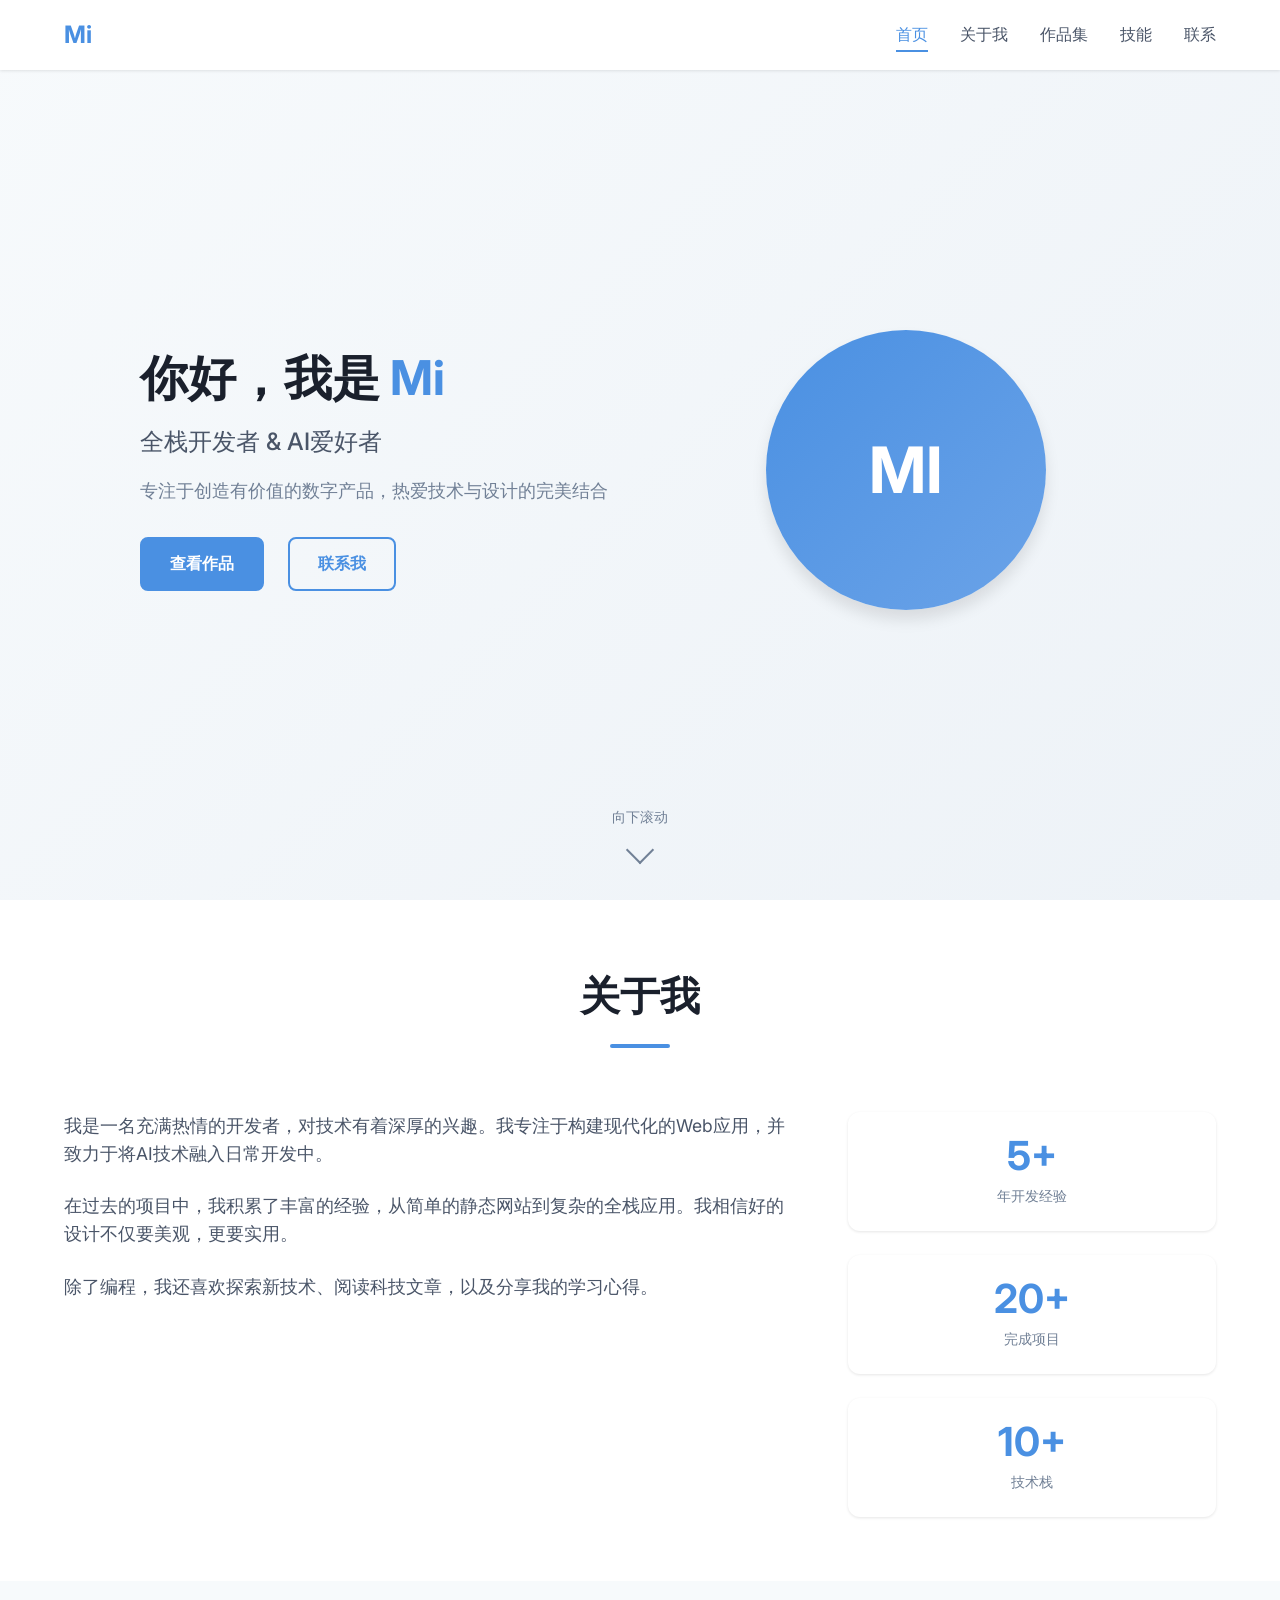
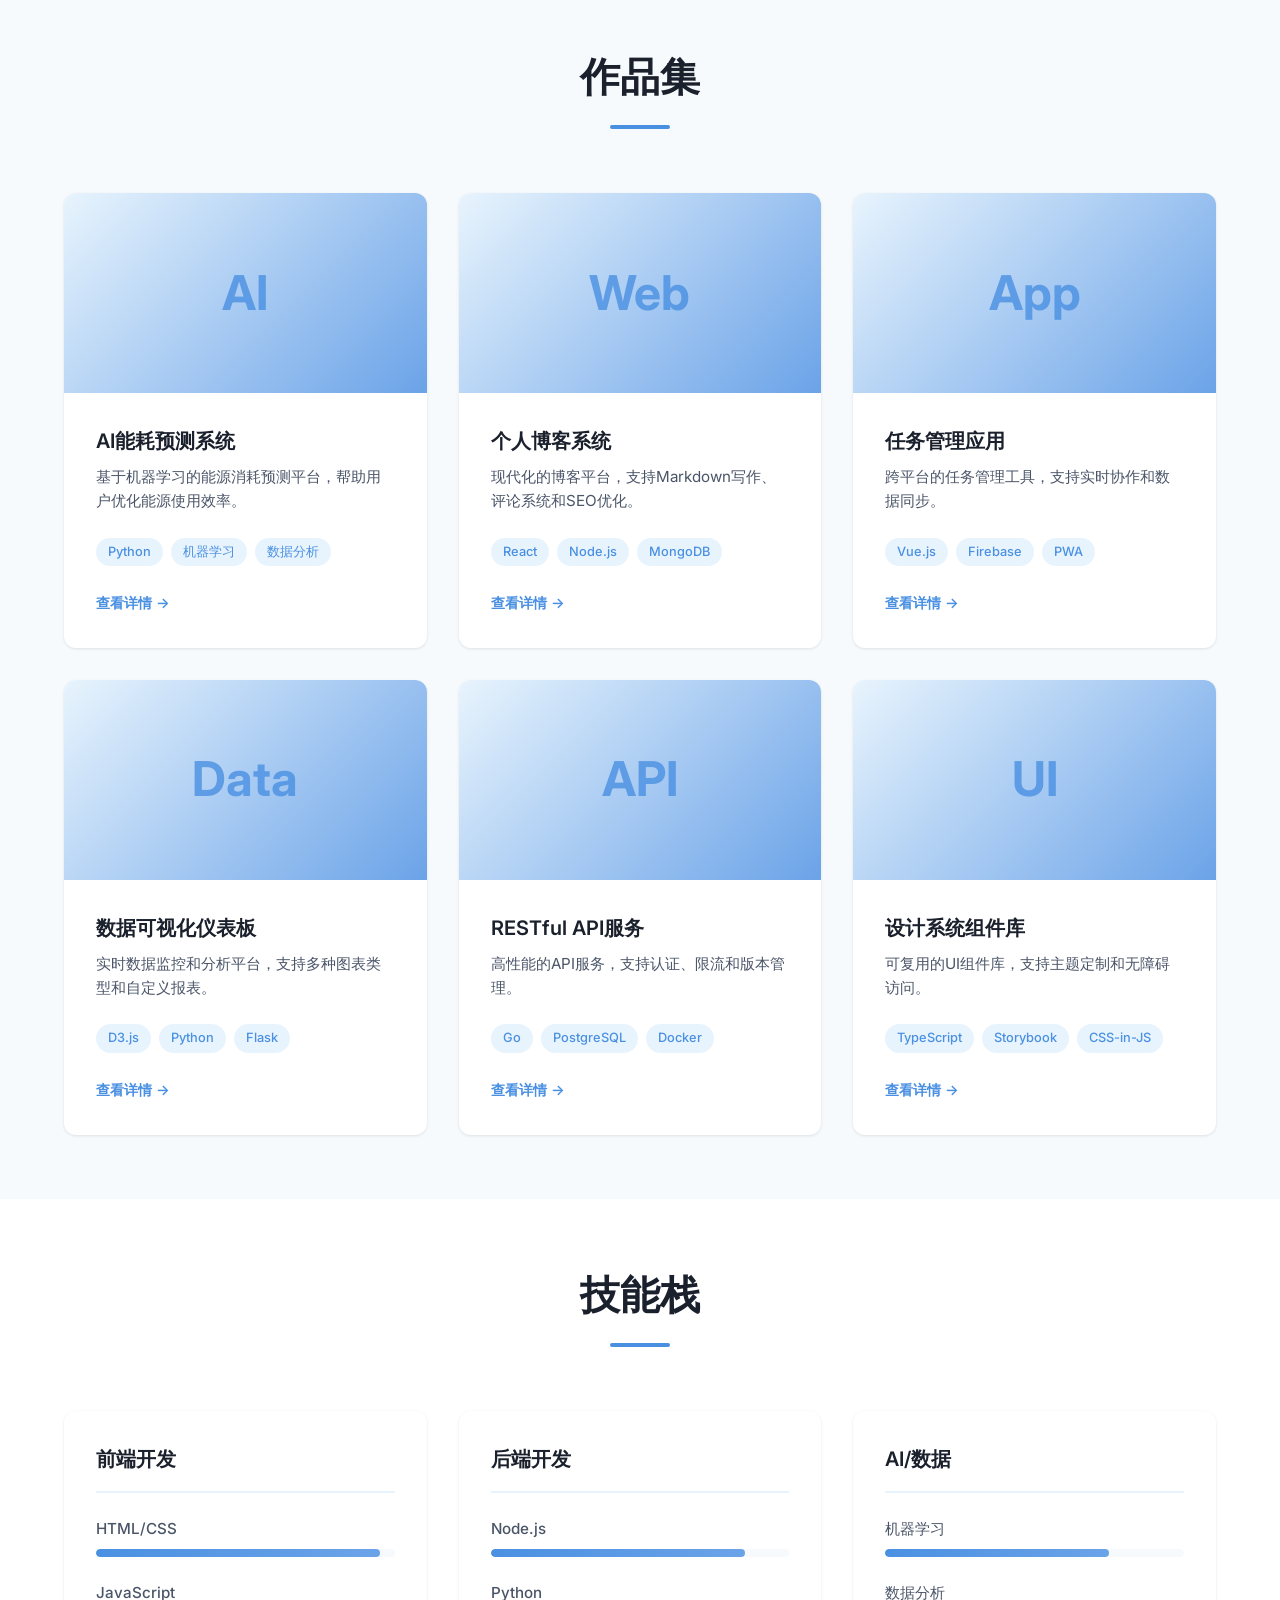
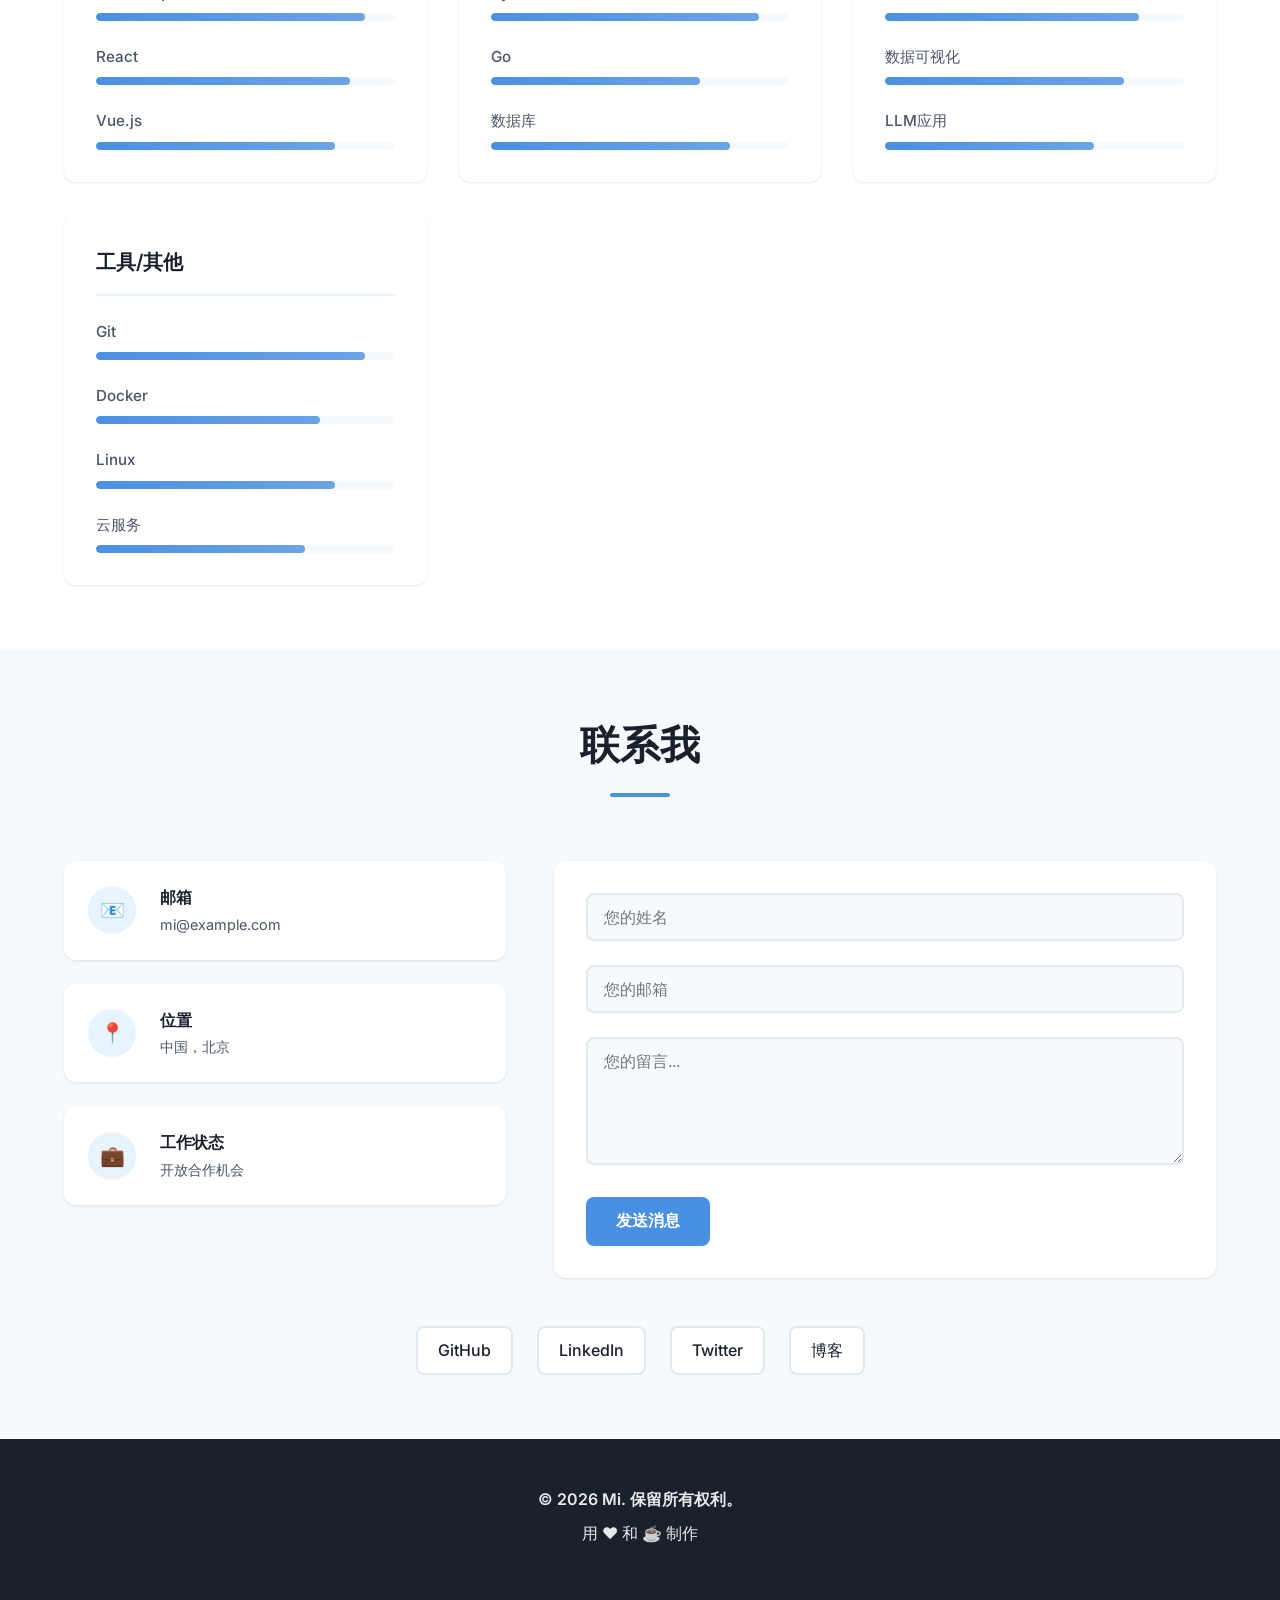
<file: index.html>
<!DOCTYPE html>
<html lang="zh-CN">
<head>
    <meta charset="UTF-8">
    <meta name="viewport" content="width=device-width, initial-scale=1.0">
    <title>个人主页 | Personal Portfolio</title>
    <link rel="stylesheet" href="style.css">
    <link rel="preconnect" href="https://fonts.googleapis.com">
    <link rel="preconnect" href="https://fonts.gstatic.com" crossorigin>
    <link href="https://fonts.googleapis.com/css2?family=Inter:wght@300;400;500;600;700&display=swap" rel="stylesheet">
</head>
<body>
    <!-- 导航栏 -->
    <nav class="navbar">
        <div class="nav-container">
            <a href="index.html" class="nav-logo">Mi</a>
            <div class="nav-links">
                <a href="#home" class="nav-link active">首页</a>
                <a href="about.html" class="nav-link">关于我</a>
                <a href="#portfolio" class="nav-link">作品集</a>
                <a href="#skills" class="nav-link">技能</a>
                <a href="#contact" class="nav-link">联系</a>
            </div>
            <div class="nav-toggle">
                <span></span>
                <span></span>
                <span></span>
            </div>
        </div>
    </nav>

    <!-- 首页/英雄区域 -->
    <section id="home" class="hero-section">
        <div class="hero-content">
            <div class="hero-text">
                <h1 class="hero-title">你好，我是 <span class="highlight">Mi</span></h1>
                <p class="hero-subtitle">全栈开发者 & AI爱好者</p>
                <p class="hero-description">专注于创造有价值的数字产品，热爱技术与设计的完美结合</p>
                <div class="hero-buttons">
                    <a href="#portfolio" class="btn btn-primary">查看作品</a>
                    <a href="#contact" class="btn btn-secondary">联系我</a>
                </div>
            </div>
            <div class="hero-image">
                <div class="profile-placeholder">
                    <span>MI</span>
                </div>
            </div>
        </div>
        <div class="scroll-indicator">
            <span>向下滚动</span>
            <div class="scroll-arrow"></div>
        </div>
    </section>

    <!-- 关于我 -->
    <section id="about" class="section about-section">
        <div class="container">
            <div class="section-header">
                <h2 class="section-title">关于我</h2>
                <div class="section-line"></div>
            </div>
            <div class="about-content">
                <div class="about-text">
                    <p>我是一名充满热情的开发者，对技术有着深厚的兴趣。我专注于构建现代化的Web应用，并致力于将AI技术融入日常开发中。</p>
                    <p>在过去的项目中，我积累了丰富的经验，从简单的静态网站到复杂的全栈应用。我相信好的设计不仅要美观，更要实用。</p>
                    <p>除了编程，我还喜欢探索新技术、阅读科技文章，以及分享我的学习心得。</p>
                </div>
                <div class="about-stats">
                    <div class="stat-item">
                        <div class="stat-number">5+</div>
                        <div class="stat-label">年开发经验</div>
                    </div>
                    <div class="stat-item">
                        <div class="stat-number">20+</div>
                        <div class="stat-label">完成项目</div>
                    </div>
                    <div class="stat-item">
                        <div class="stat-number">10+</div>
                        <div class="stat-label">技术栈</div>
                    </div>
                </div>
            </div>
        </div>
    </section>

    <!-- 作品集 -->
    <section id="portfolio" class="section portfolio-section">
        <div class="container">
            <div class="section-header">
                <h2 class="section-title">作品集</h2>
                <div class="section-line"></div>
            </div>
            <div class="portfolio-grid">
                <!-- 项目卡片 1 -->
                <div class="portfolio-card">
                    <div class="portfolio-image">
                        <div class="portfolio-placeholder">AI</div>
                    </div>
                    <div class="portfolio-content">
                        <h3 class="portfolio-title">AI能耗预测系统</h3>
                        <p class="portfolio-description">基于机器学习的能源消耗预测平台，帮助用户优化能源使用效率。</p>
                        <div class="portfolio-tags">
                            <span class="tag">Python</span>
                            <span class="tag">机器学习</span>
                            <span class="tag">数据分析</span>
                        </div>
                        <div class="portfolio-links">
                            <a href="#" class="portfolio-link">查看详情 →</a>
                        </div>
                    </div>
                </div>

                <!-- 项目卡片 2 -->
                <div class="portfolio-card">
                    <div class="portfolio-image">
                        <div class="portfolio-placeholder">Web</div>
                    </div>
                    <div class="portfolio-content">
                        <h3 class="portfolio-title">个人博客系统</h3>
                        <p class="portfolio-description">现代化的博客平台，支持Markdown写作、评论系统和SEO优化。</p>
                        <div class="portfolio-tags">
                            <span class="tag">React</span>
                            <span class="tag">Node.js</span>
                            <span class="tag">MongoDB</span>
                        </div>
                        <div class="portfolio-links">
                            <a href="#" class="portfolio-link">查看详情 →</a>
                        </div>
                    </div>
                </div>

                <!-- 项目卡片 3 -->
                <div class="portfolio-card">
                    <div class="portfolio-image">
                        <div class="portfolio-placeholder">App</div>
                    </div>
                    <div class="portfolio-content">
                        <h3 class="portfolio-title">任务管理应用</h3>
                        <p class="portfolio-description">跨平台的任务管理工具，支持实时协作和数据同步。</p>
                        <div class="portfolio-tags">
                            <span class="tag">Vue.js</span>
                            <span class="tag">Firebase</span>
                            <span class="tag">PWA</span>
                        </div>
                        <div class="portfolio-links">
                            <a href="#" class="portfolio-link">查看详情 →</a>
                        </div>
                    </div>
                </div>

                <!-- 项目卡片 4 -->
                <div class="portfolio-card">
                    <div class="portfolio-image">
                        <div class="portfolio-placeholder">Data</div>
                    </div>
                    <div class="portfolio-content">
                        <h3 class="portfolio-title">数据可视化仪表板</h3>
                        <p class="portfolio-description">实时数据监控和分析平台，支持多种图表类型和自定义报表。</p>
                        <div class="portfolio-tags">
                            <span class="tag">D3.js</span>
                            <span class="tag">Python</span>
                            <span class="tag">Flask</span>
                        </div>
                        <div class="portfolio-links">
                            <a href="#" class="portfolio-link">查看详情 →</a>
                        </div>
                    </div>
                </div>

                <!-- 项目卡片 5 -->
                <div class="portfolio-card">
                    <div class="portfolio-image">
                        <div class="portfolio-placeholder">API</div>
                    </div>
                    <div class="portfolio-content">
                        <h3 class="portfolio-title">RESTful API服务</h3>
                        <p class="portfolio-description">高性能的API服务，支持认证、限流和版本管理。</p>
                        <div class="portfolio-tags">
                            <span class="tag">Go</span>
                            <span class="tag">PostgreSQL</span>
                            <span class="tag">Docker</span>
                        </div>
                        <div class="portfolio-links">
                            <a href="#" class="portfolio-link">查看详情 →</a>
                        </div>
                    </div>
                </div>

                <!-- 项目卡片 6 -->
                <div class="portfolio-card">
                    <div class="portfolio-image">
                        <div class="portfolio-placeholder">UI</div>
                    </div>
                    <div class="portfolio-content">
                        <h3 class="portfolio-title">设计系统组件库</h3>
                        <p class="portfolio-description">可复用的UI组件库，支持主题定制和无障碍访问。</p>
                        <div class="portfolio-tags">
                            <span class="tag">TypeScript</span>
                            <span class="tag">Storybook</span>
                            <span class="tag">CSS-in-JS</span>
                        </div>
                        <div class="portfolio-links">
                            <a href="#" class="portfolio-link">查看详情 →</a>
                        </div>
                    </div>
                </div>
            </div>
        </div>
    </section>

    <!-- 技能 -->
    <section id="skills" class="section skills-section">
        <div class="container">
            <div class="section-header">
                <h2 class="section-title">技能栈</h2>
                <div class="section-line"></div>
            </div>
            <div class="skills-grid">
                <div class="skill-category">
                    <h3 class="skill-category-title">前端开发</h3>
                    <div class="skill-items">
                        <div class="skill-item">
                            <span class="skill-name">HTML/CSS</span>
                            <div class="skill-bar"><div class="skill-progress" style="width: 95%"></div></div>
                        </div>
                        <div class="skill-item">
                            <span class="skill-name">JavaScript</span>
                            <div class="skill-bar"><div class="skill-progress" style="width: 90%"></div></div>
                        </div>
                        <div class="skill-item">
                            <span class="skill-name">React</span>
                            <div class="skill-bar"><div class="skill-progress" style="width: 85%"></div></div>
                        </div>
                        <div class="skill-item">
                            <span class="skill-name">Vue.js</span>
                            <div class="skill-bar"><div class="skill-progress" style="width: 80%"></div></div>
                        </div>
                    </div>
                </div>

                <div class="skill-category">
                    <h3 class="skill-category-title">后端开发</h3>
                    <div class="skill-items">
                        <div class="skill-item">
                            <span class="skill-name">Node.js</span>
                            <div class="skill-bar"><div class="skill-progress" style="width: 85%"></div></div>
                        </div>
                        <div class="skill-item">
                            <span class="skill-name">Python</span>
                            <div class="skill-bar"><div class="skill-progress" style="width: 90%"></div></div>
                        </div>
                        <div class="skill-item">
                            <span class="skill-name">Go</span>
                            <div class="skill-bar"><div class="skill-progress" style="width: 70%"></div></div>
                        </div>
                        <div class="skill-item">
                            <span class="skill-name">数据库</span>
                            <div class="skill-bar"><div class="skill-progress" style="width: 80%"></div></div>
                        </div>
                    </div>
                </div>

                <div class="skill-category">
                    <h3 class="skill-category-title">AI/数据</h3>
                    <div class="skill-items">
                        <div class="skill-item">
                            <span class="skill-name">机器学习</span>
                            <div class="skill-bar"><div class="skill-progress" style="width: 75%"></div></div>
                        </div>
                        <div class="skill-item">
                            <span class="skill-name">数据分析</span>
                            <div class="skill-bar"><div class="skill-progress" style="width: 85%"></div></div>
                        </div>
                        <div class="skill-item">
                            <span class="skill-name">数据可视化</span>
                            <div class="skill-bar"><div class="skill-progress" style="width: 80%"></div></div>
                        </div>
                        <div class="skill-item">
                            <span class="skill-name">LLM应用</span>
                            <div class="skill-bar"><div class="skill-progress" style="width: 70%"></div></div>
                        </div>
                    </div>
                </div>

                <div class="skill-category">
                    <h3 class="skill-category-title">工具/其他</h3>
                    <div class="skill-items">
                        <div class="skill-item">
                            <span class="skill-name">Git</span>
                            <div class="skill-bar"><div class="skill-progress" style="width: 90%"></div></div>
                        </div>
                        <div class="skill-item">
                            <span class="skill-name">Docker</span>
                            <div class="skill-bar"><div class="skill-progress" style="width: 75%"></div></div>
                        </div>
                        <div class="skill-item">
                            <span class="skill-name">Linux</span>
                            <div class="skill-bar"><div class="skill-progress" style="width: 80%"></div></div>
                        </div>
                        <div class="skill-item">
                            <span class="skill-name">云服务</span>
                            <div class="skill-bar"><div class="skill-progress" style="width: 70%"></div></div>
                        </div>
                    </div>
                </div>
            </div>
        </div>
    </section>

    <!-- 联系方式 -->
    <section id="contact" class="section contact-section">
        <div class="container">
            <div class="section-header">
                <h2 class="section-title">联系我</h2>
                <div class="section-line"></div>
            </div>
            <div class="contact-content">
                <div class="contact-info">
                    <div class="contact-item">
                        <div class="contact-icon">📧</div>
                        <div class="contact-details">
                            <h4>邮箱</h4>
                            <p>mi@example.com</p>
                        </div>
                    </div>
                    <div class="contact-item">
                        <div class="contact-icon">📍</div>
                        <div class="contact-details">
                            <h4>位置</h4>
                            <p>中国，北京</p>
                        </div>
                    </div>
                    <div class="contact-item">
                        <div class="contact-icon">💼</div>
                        <div class="contact-details">
                            <h4>工作状态</h4>
                            <p>开放合作机会</p>
                        </div>
                    </div>
                </div>

                <div class="contact-form">
                    <form id="contactForm">
                        <div class="form-group">
                            <input type="text" id="name" name="name" placeholder="您的姓名" required>
                        </div>
                        <div class="form-group">
                            <input type="email" id="email" name="email" placeholder="您的邮箱" required>
                        </div>
                        <div class="form-group">
                            <textarea id="message" name="message" placeholder="您的留言..." rows="5" required></textarea>
                        </div>
                        <button type="submit" class="btn btn-primary">发送消息</button>
                    </form>
                </div>
            </div>

            <div class="social-links">
                <a href="#" class="social-link" title="GitHub">GitHub</a>
                <a href="#" class="social-link" title="LinkedIn">LinkedIn</a>
                <a href="#" class="social-link" title="Twitter">Twitter</a>
                <a href="#" class="social-link" title="Blog">博客</a>
            </div>
        </div>
    </section>

    <!-- 页脚 -->
    <footer class="footer">
        <div class="container">
            <p>&copy; 2026 Mi. 保留所有权利。</p>
            <p>用 ❤️ 和 ☕ 制作</p>
        </div>
    </footer>

    <script src="script.js"></script>
</body>
</html>
</file>
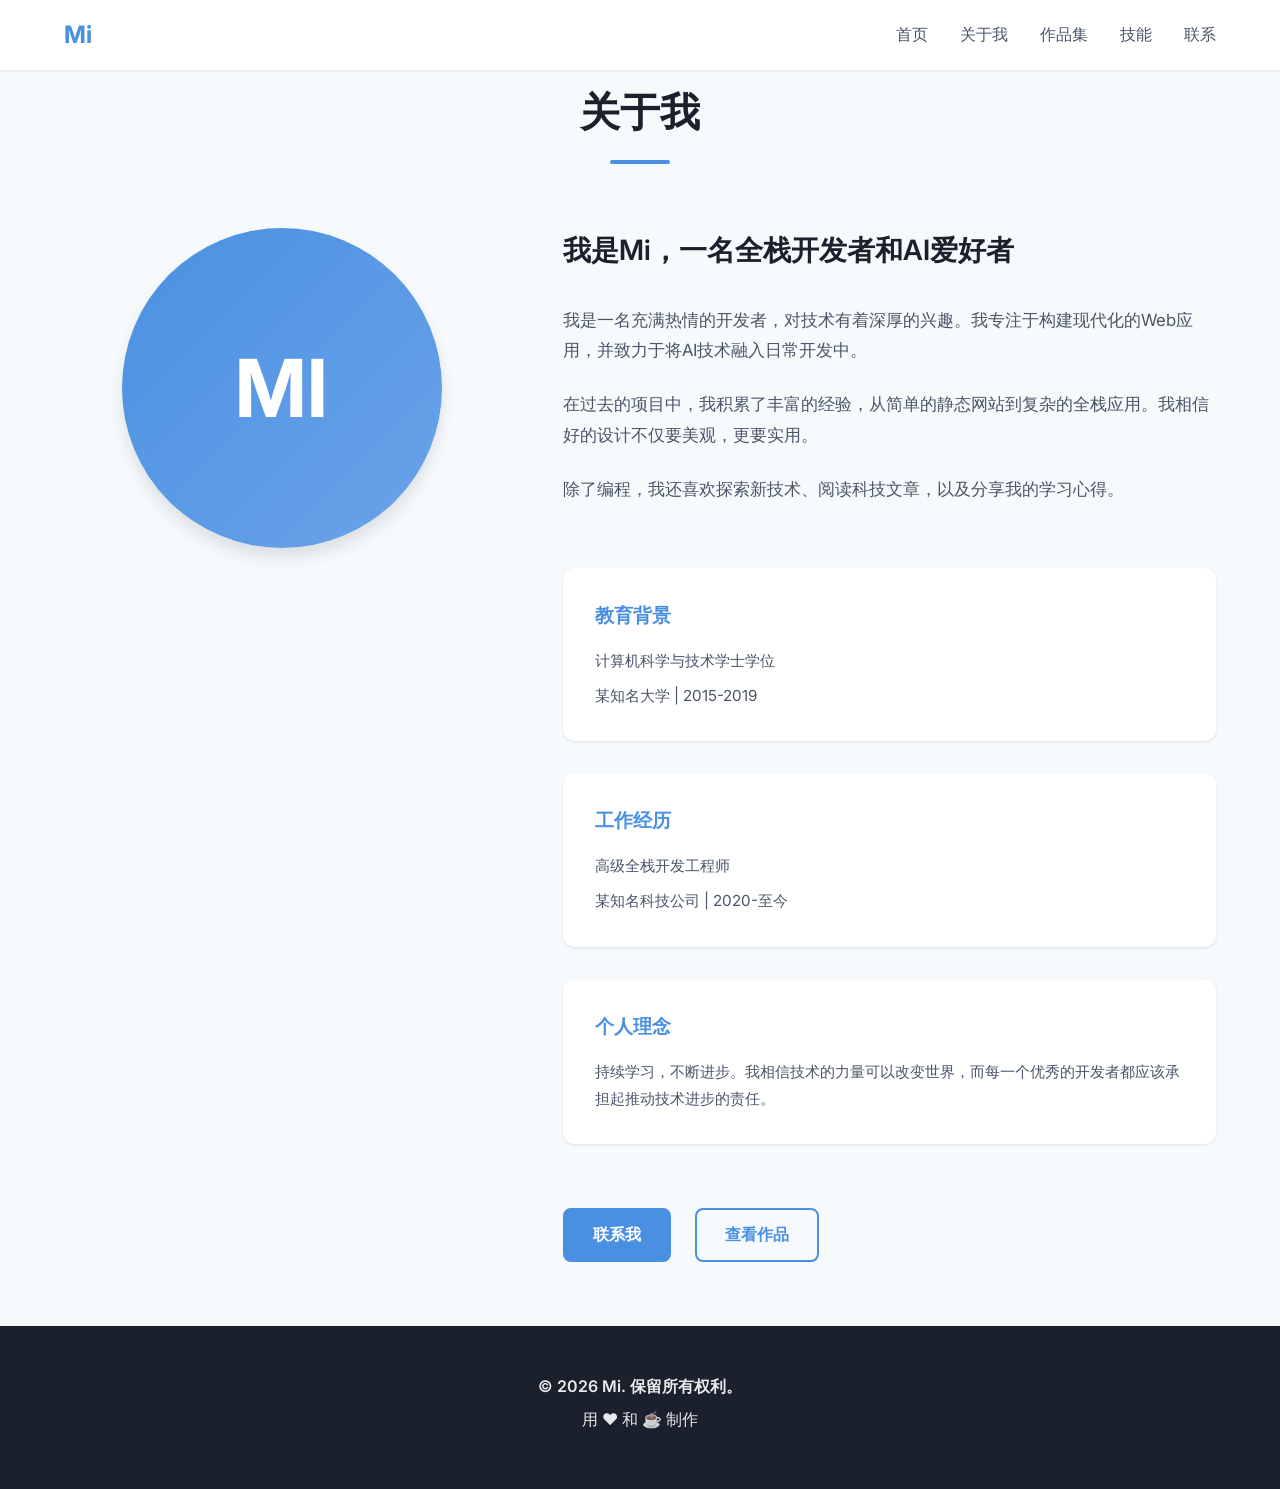
<file: about.html>
<!DOCTYPE html>
<html lang="zh-CN">
<head>
    <meta charset="UTF-8">
    <meta name="viewport" content="width=device-width, initial-scale=1.0">
    <title>关于我 | Mi的个人网站</title>
    <link rel="stylesheet" href="style.css">
    <link rel="preconnect" href="https://fonts.googleapis.com">
    <link rel="preconnect" href="https://fonts.gstatic.com" crossorigin>
    <link href="https://fonts.googleapis.com/css2?family=Inter:wght@300;400;500;600;700&display=swap" rel="stylesheet">
</head>
<body>
    <!-- 导航栏 -->
    <nav class="navbar">
        <div class="nav-container">
            <a href="index.html" class="nav-logo">Mi</a>
            <div class="nav-links">
                <a href="index.html#home" class="nav-link">首页</a>
                <a href="about.html" class="nav-link active">关于我</a>
                <a href="index.html#portfolio" class="nav-link">作品集</a>
                <a href="index.html#skills" class="nav-link">技能</a>
                <a href="index.html#contact" class="nav-link">联系</a>
            </div>
            <div class="nav-toggle">
                <span></span>
                <span></span>
                <span></span>
            </div>
        </div>
    </nav>

    <!-- 关于我页面内容 -->
    <section class="section about-page-section">
        <div class="container">
            <div class="section-header">
                <h2 class="section-title">关于我</h2>
                <div class="section-line"></div>
            </div>
            
            <div class="about-page-content">
                <div class="about-page-image">
                    <div class="profile-placeholder-large">
                        <span>MI</span>
                    </div>
                </div>
                
                <div class="about-page-text">
                    <h3 class="about-page-subtitle">我是Mi，一名全栈开发者和AI爱好者</h3>
                    <p>我是一名充满热情的开发者，对技术有着深厚的兴趣。我专注于构建现代化的Web应用，并致力于将AI技术融入日常开发中。</p>
                    <p>在过去的项目中，我积累了丰富的经验，从简单的静态网站到复杂的全栈应用。我相信好的设计不仅要美观，更要实用。</p>
                    <p>除了编程，我还喜欢探索新技术、阅读科技文章，以及分享我的学习心得。</p>
                    
                    <div class="about-page-details">
                        <div class="detail-item">
                            <h4>教育背景</h4>
                            <p>计算机科学与技术学士学位</p>
                            <p>某知名大学 | 2015-2019</p>
                        </div>
                        
                        <div class="detail-item">
                            <h4>工作经历</h4>
                            <p>高级全栈开发工程师</p>
                            <p>某知名科技公司 | 2020-至今</p>
                        </div>
                        
                        <div class="detail-item">
                            <h4>个人理念</h4>
                            <p>持续学习，不断进步。我相信技术的力量可以改变世界，而每一个优秀的开发者都应该承担起推动技术进步的责任。</p>
                        </div>
                    </div>
                    
                    <div class="about-page-cta">
                        <a href="index.html#contact" class="btn btn-primary">联系我</a>
                        <a href="index.html#portfolio" class="btn btn-secondary">查看作品</a>
                    </div>
                </div>
            </div>
        </div>
    </section>

    <!-- 页脚 -->
    <footer class="footer">
        <div class="container">
            <p>&copy; 2026 Mi. 保留所有权利。</p>
            <p>用 ❤️ 和 ☕ 制作</p>
        </div>
    </footer>

    <script src="script.js"></script>
</body>
</html>
</file>
<file: style.css>
/* 全局样式和重置 */
* {
    margin: 0;
    padding: 0;
    box-sizing: border-box;
}

:root {
    /* 淡蓝色主题 */
    --primary-color: #4A90E2;
    --primary-light: #6BA3E8;
    --primary-dark: #357ABD;
    --secondary-color: #E8F4FD;
    --accent-color: #2C5282;
    
    /* 中性色 */
    --text-primary: #1A202C;
    --text-secondary: #4A5568;
    --text-light: #718096;
    --bg-primary: #FFFFFF;
    --bg-secondary: #F7FAFC;
    --border-color: #E2E8F0;
    
    /* 阴影 */
    --shadow-sm: 0 1px 3px rgba(0, 0, 0, 0.1);
    --shadow-md: 0 4px 6px rgba(0, 0, 0, 0.1);
    --shadow-lg: 0 10px 15px rgba(0, 0, 0, 0.1);
    
    /* 圆角 */
    --radius-sm: 4px;
    --radius-md: 8px;
    --radius-lg: 12px;
    --radius-xl: 16px;
    
    /* 间距 */
    --spacing-xs: 0.5rem;
    --spacing-sm: 1rem;
    --spacing-md: 1.5rem;
    --spacing-lg: 2rem;
    --spacing-xl: 3rem;
    --spacing-2xl: 4rem;
}

html {
    scroll-behavior: smooth;
    font-size: 16px;
}

body {
    font-family: 'Inter', -apple-system, BlinkMacSystemFont, 'Segoe UI', Roboto, sans-serif;
    line-height: 1.6;
    color: var(--text-primary);
    background-color: var(--bg-primary);
    overflow-x: hidden;
}

/* 容器 */
.container {
    width: 100%;
    max-width: 1200px;
    margin: 0 auto;
    padding: 0 var(--spacing-md);
}

/* 导航栏 */
.navbar {
    position: fixed;
    top: 0;
    left: 0;
    right: 0;
    background: rgba(255, 255, 255, 0.95);
    backdrop-filter: blur(10px);
    box-shadow: var(--shadow-sm);
    z-index: 1000;
    transition: all 0.3s ease;
}

.navbar.scrolled {
    box-shadow: var(--shadow-md);
}

.nav-container {
    display: flex;
    justify-content: space-between;
    align-items: center;
    height: 70px;
    max-width: 1200px;
    margin: 0 auto;
    padding: 0 var(--spacing-md);
}

.nav-logo {
    font-size: 1.5rem;
    font-weight: 700;
    color: var(--primary-color);
    text-decoration: none;
    display: inline-block;
}

.nav-links {
    display: flex;
    gap: var(--spacing-lg);
    list-style: none;
}

.nav-link {
    text-decoration: none;
    color: var(--text-secondary);
    font-weight: 500;
    transition: color 0.3s ease;
    position: relative;
}

.nav-link:hover,
.nav-link.active {
    color: var(--primary-color);
}

.nav-link::after {
    content: '';
    position: absolute;
    bottom: -4px;
    left: 0;
    width: 0;
    height: 2px;
    background: var(--primary-color);
    transition: width 0.3s ease;
}

.nav-link:hover::after,
.nav-link.active::after {
    width: 100%;
}

.nav-toggle {
    display: none;
    flex-direction: column;
    gap: 4px;
    cursor: pointer;
    padding: 8px;
}

.nav-toggle span {
    width: 24px;
    height: 2px;
    background: var(--text-primary);
    transition: all 0.3s ease;
}

/* 英雄区域 */
.hero-section {
    min-height: 100vh;
    display: flex;
    align-items: center;
    justify-content: center;
    background: linear-gradient(135deg, #F7FAFC 0%, #EDF2F7 100%);
    padding: 80px 0 40px;
    position: relative;
}

.hero-content {
    display: grid;
    grid-template-columns: 1fr 1fr;
    gap: var(--spacing-2xl);
    align-items: center;
    max-width: 1200px;
    margin: 0 auto;
    padding: 0 var(--spacing-md);
}

.hero-text {
    animation: fadeInUp 0.8s ease;
}

.hero-title {
    font-size: 3rem;
    font-weight: 700;
    line-height: 1.2;
    margin-bottom: var(--spacing-sm);
    color: var(--text-primary);
}

.highlight {
    color: var(--primary-color);
    position: relative;
}

.highlight::after {
    content: '';
    position: absolute;
    bottom: 4px;
    left: 0;
    width: 100%;
    height: 8px;
    background: var(--secondary-color);
    z-index: -1;
}

.hero-subtitle {
    font-size: 1.5rem;
    color: var(--text-secondary);
    margin-bottom: var(--spacing-sm);
    font-weight: 500;
}

.hero-description {
    font-size: 1.1rem;
    color: var(--text-light);
    margin-bottom: var(--spacing-lg);
    max-width: 500px;
}

.hero-buttons {
    display: flex;
    gap: var(--spacing-md);
    flex-wrap: wrap;
}

.hero-image {
    display: flex;
    justify-content: center;
    align-items: center;
    animation: fadeIn 1s ease 0.3s both;
}

.profile-placeholder {
    width: 280px;
    height: 280px;
    border-radius: 50%;
    background: linear-gradient(135deg, var(--primary-color), var(--primary-light));
    display: flex;
    align-items: center;
    justify-content: center;
    font-size: 4rem;
    font-weight: 700;
    color: white;
    box-shadow: var(--shadow-lg);
    transition: transform 0.3s ease;
}

.profile-placeholder:hover {
    transform: scale(1.05);
}

.scroll-indicator {
    position: absolute;
    bottom: 40px;
    left: 50%;
    transform: translateX(-50%);
    display: flex;
    flex-direction: column;
    align-items: center;
    gap: var(--spacing-xs);
    color: var(--text-light);
    font-size: 0.875rem;
    animation: bounce 2s infinite;
}

.scroll-arrow {
    width: 20px;
    height: 20px;
    border-right: 2px solid var(--text-light);
    border-bottom: 2px solid var(--text-light);
    transform: rotate(45deg);
    margin-top: 4px;
}

/* 通用部分样式 */
.section {
    padding: var(--spacing-2xl) 0;
    background: var(--bg-primary);
}

.section:nth-child(even) {
    background: var(--bg-secondary);
}

.section-header {
    text-align: center;
    margin-bottom: var(--spacing-2xl);
}

.section-title {
    font-size: 2.5rem;
    font-weight: 700;
    color: var(--text-primary);
    margin-bottom: var(--spacing-sm);
}

.section-line {
    width: 60px;
    height: 4px;
    background: var(--primary-color);
    margin: 0 auto;
    border-radius: 2px;
}

/* 按钮样式 */
.btn {
    display: inline-block;
    padding: 12px 28px;
    border-radius: var(--radius-md);
    text-decoration: none;
    font-weight: 600;
    transition: all 0.3s ease;
    border: 2px solid transparent;
    cursor: pointer;
    font-size: 1rem;
}

.btn-primary {
    background: var(--primary-color);
    color: white;
    border-color: var(--primary-color);
}

.btn-primary:hover {
    background: var(--primary-dark);
    border-color: var(--primary-dark);
    transform: translateY(-2px);
    box-shadow: var(--shadow-md);
}

.btn-secondary {
    background: transparent;
    color: var(--primary-color);
    border-color: var(--primary-color);
}

.btn-secondary:hover {
    background: var(--primary-color);
    color: white;
    transform: translateY(-2px);
    box-shadow: var(--shadow-md);
}

/* 关于我部分 */
.about-content {
    display: grid;
    grid-template-columns: 2fr 1fr;
    gap: var(--spacing-xl);
    align-items: start;
}

.about-text {
    font-size: 1.1rem;
    color: var(--text-secondary);
}

.about-text p {
    margin-bottom: var(--spacing-md);
}

.about-stats {
    display: grid;
    gap: var(--spacing-md);
}

.stat-item {
    background: white;
    padding: var(--spacing-md);
    border-radius: var(--radius-lg);
    text-align: center;
    box-shadow: var(--shadow-sm);
    transition: transform 0.3s ease, box-shadow 0.3s ease;
}

.stat-item:hover {
    transform: translateY(-4px);
    box-shadow: var(--shadow-md);
}

.stat-number {
    font-size: 2.5rem;
    font-weight: 700;
    color: var(--primary-color);
    line-height: 1;
}

.stat-label {
    font-size: 0.9rem;
    color: var(--text-light);
    margin-top: var(--spacing-xs);
}

/* 作品集部分 */
.portfolio-grid {
    display: grid;
    grid-template-columns: repeat(auto-fit, minmax(350px, 1fr));
    gap: var(--spacing-lg);
}

.portfolio-card {
    background: white;
    border-radius: var(--radius-lg);
    overflow: hidden;
    box-shadow: var(--shadow-sm);
    transition: all 0.3s ease;
    display: flex;
    flex-direction: column;
}

.portfolio-card:hover {
    transform: translateY(-8px);
    box-shadow: var(--shadow-lg);
}

.portfolio-image {
    height: 200px;
    background: linear-gradient(135deg, var(--secondary-color), var(--primary-light));
    display: flex;
    align-items: center;
    justify-content: center;
    position: relative;
    overflow: hidden;
}

.portfolio-placeholder {
    font-size: 3rem;
    font-weight: 700;
    color: var(--primary-color);
    opacity: 0.8;
    z-index: 1;
}

.portfolio-content {
    padding: var(--spacing-lg);
    flex-grow: 1;
    display: flex;
    flex-direction: column;
}

.portfolio-title {
    font-size: 1.25rem;
    font-weight: 600;
    color: var(--text-primary);
    margin-bottom: var(--spacing-xs);
}

.portfolio-description {
    color: var(--text-secondary);
    font-size: 0.95rem;
    margin-bottom: var(--spacing-md);
    flex-grow: 1;
}

.portfolio-tags {
    display: flex;
    flex-wrap: wrap;
    gap: var(--spacing-xs);
    margin-bottom: var(--spacing-md);
}

.tag {
    background: var(--secondary-color);
    color: var(--primary-color);
    padding: 4px 12px;
    border-radius: 20px;
    font-size: 0.8rem;
    font-weight: 500;
}

.portfolio-links {
    margin-top: auto;
}

.portfolio-link {
    color: var(--primary-color);
    text-decoration: none;
    font-weight: 600;
    font-size: 0.9rem;
    transition: color 0.3s ease;
}

.portfolio-link:hover {
    color: var(--primary-dark);
}

/* 技能部分 */
.skills-grid {
    display: grid;
    grid-template-columns: repeat(auto-fit, minmax(280px, 1fr));
    gap: var(--spacing-lg);
}

.skill-category {
    background: white;
    padding: var(--spacing-lg);
    border-radius: var(--radius-lg);
    box-shadow: var(--shadow-sm);
}

.skill-category-title {
    font-size: 1.25rem;
    font-weight: 600;
    color: var(--text-primary);
    margin-bottom: var(--spacing-md);
    padding-bottom: var(--spacing-sm);
    border-bottom: 2px solid var(--secondary-color);
}

.skill-items {
    display: flex;
    flex-direction: column;
    gap: var(--spacing-md);
}

.skill-item {
    display: flex;
    flex-direction: column;
    gap: var(--spacing-xs);
}

.skill-name {
    font-weight: 500;
    color: var(--text-secondary);
    font-size: 0.95rem;
}

.skill-bar {
    height: 8px;
    background: var(--bg-secondary);
    border-radius: 4px;
    overflow: hidden;
}

.skill-progress {
    height: 100%;
    background: linear-gradient(90deg, var(--primary-color), var(--primary-light));
    border-radius: 4px;
    transition: width 1s ease;
}

/* 联系方式部分 */
.contact-content {
    display: grid;
    grid-template-columns: 1fr 1.5fr;
    gap: var(--spacing-xl);
    margin-bottom: var(--spacing-xl);
}

.contact-info {
    display: flex;
    flex-direction: column;
    gap: var(--spacing-md);
}

.contact-item {
    display: flex;
    align-items: center;
    gap: var(--spacing-md);
    padding: var(--spacing-md);
    background: white;
    border-radius: var(--radius-lg);
    box-shadow: var(--shadow-sm);
    transition: transform 0.3s ease;
}

.contact-item:hover {
    transform: translateX(4px);
}

.contact-icon {
    width: 48px;
    height: 48px;
    background: var(--secondary-color);
    border-radius: 50%;
    display: flex;
    align-items: center;
    justify-content: center;
    font-size: 1.25rem;
    flex-shrink: 0;
}

.contact-details h4 {
    font-size: 1rem;
    font-weight: 600;
    color: var(--text-primary);
    margin-bottom: 2px;
}

.contact-details p {
    font-size: 0.9rem;
    color: var(--text-secondary);
}

.contact-form {
    background: white;
    padding: var(--spacing-lg);
    border-radius: var(--radius-lg);
    box-shadow: var(--shadow-sm);
}

.form-group {
    margin-bottom: var(--spacing-md);
}

.form-group input,
.form-group textarea {
    width: 100%;
    padding: 12px 16px;
    border: 2px solid var(--border-color);
    border-radius: var(--radius-md);
    font-family: inherit;
    font-size: 1rem;
    transition: border-color 0.3s ease, box-shadow 0.3s ease;
    background: var(--bg-secondary);
}

.form-group input:focus,
.form-group textarea:focus {
    outline: none;
    border-color: var(--primary-color);
    box-shadow: 0 0 0 3px rgba(74, 144, 226, 0.1);
}

.form-group textarea {
    resize: vertical;
    min-height: 120px;
}

/* 社交链接 */
.social-links {
    display: flex;
    justify-content: center;
    gap: var(--spacing-md);
    flex-wrap: wrap;
}

.social-link {
    padding: 10px 20px;
    background: white;
    color: var(--text-primary);
    text-decoration: none;
    border-radius: var(--radius-md);
    font-weight: 500;
    transition: all 0.3s ease;
    border: 2px solid var(--border-color);
}

.social-link:hover {
    background: var(--primary-color);
    color: white;
    border-color: var(--primary-color);
    transform: translateY(-2px);
    box-shadow: var(--shadow-sm);
}

/* 页脚 */
.footer {
    background: var(--text-primary);
    color: white;
    text-align: center;
    padding: var(--spacing-xl) 0;
}

.footer p {
    margin-bottom: var(--spacing-xs);
    opacity: 0.9;
}

.footer p:first-child {
    font-weight: 600;
}

/* 动画 */
@keyframes fadeInUp {
    from {
        opacity: 0;
        transform: translateY(30px);
    }
    to {
        opacity: 1;
        transform: translateY(0);
    }
}

@keyframes fadeIn {
    from {
        opacity: 0;
    }
    to {
        opacity: 1;
    }
}

@keyframes bounce {
    0%, 20%, 50%, 80%, 100% {
        transform: translateY(0) translateX(-50%);
    }
    40% {
        transform: translateY(-10px) translateX(-50%);
    }
    60% {
        transform: translateY(-5px) translateX(-50%);
    }
}

/* 响应式设计 */
@media (max-width: 968px) {
    .hero-content {
        grid-template-columns: 1fr;
        text-align: center;
        gap: var(--spacing-xl);
    }

    .hero-title {
        font-size: 2.5rem;
    }

    .hero-description {
        margin: 0 auto var(--spacing-lg);
    }

    .hero-buttons {
        justify-content: center;
    }

    .about-content {
        grid-template-columns: 1fr;
    }

    .contact-content {
        grid-template-columns: 1fr;
    }

    .portfolio-grid {
        grid-template-columns: 1fr;
    }

    .skills-grid {
        grid-template-columns: 1fr;
    }
}

@media (max-width: 768px) {
    .nav-links {
        position: fixed;
        top: 70px;
        left: 0;
        right: 0;
        background: white;
        flex-direction: column;
        padding: var(--spacing-lg);
        gap: var(--spacing-md);
        box-shadow: var(--shadow-md);
        transform: translateY(-100%);
        opacity: 0;
        transition: all 0.3s ease;
        pointer-events: none;
    }

    .nav-links.active {
        transform: translateY(0);
        opacity: 1;
        pointer-events: all;
    }

    .nav-toggle {
        display: flex;
    }

    .nav-toggle.active span:nth-child(1) {
        transform: rotate(45deg) translate(5px, 5px);
    }

    .nav-toggle.active span:nth-child(2) {
        opacity: 0;
    }

    .nav-toggle.active span:nth-child(3) {
        transform: rotate(-45deg) translate(7px, -6px);
    }

    .hero-title {
        font-size: 2rem;
    }

    .hero-subtitle {
        font-size: 1.25rem;
    }

    .profile-placeholder {
        width: 200px;
        height: 200px;
        font-size: 3rem;
    }

    .section-title {
        font-size: 2rem;
    }

    .container {
        padding: 0 var(--spacing-sm);
    }
}

@media (max-width: 480px) {
    .hero-title {
        font-size: 1.75rem;
    }

    .hero-buttons {
        flex-direction: column;
        width: 100%;
    }

    .btn {
        width: 100%;
        text-align: center;
    }

    .profile-placeholder {
        width: 160px;
        height: 160px;
        font-size: 2.5rem;
    }

    .stat-number {
        font-size: 2rem;
    }
}

/* 滚动条样式 */
::-webkit-scrollbar {
    width: 8px;
}

::-webkit-scrollbar-track {
    background: var(--bg-secondary);
}

::-webkit-scrollbar-thumb {
    background: var(--primary-color);
    border-radius: 4px;
}

::-webkit-scrollbar-thumb:hover {
    background: var(--primary-dark);
}

/* 选择文本样式 */
::selection {
    background: var(--primary-color);
    color: white;
}

/* 关于页面样式 */
.about-page-section {
    min-height: calc(100vh - 70px);
    padding-top: 80px;
}

.about-page-content {
    display: grid;
    grid-template-columns: 1fr 1.5fr;
    gap: var(--spacing-2xl);
    align-items: start;
}

.about-page-image {
    text-align: center;
}

.profile-placeholder-large {
    width: 320px;
    height: 320px;
    background: linear-gradient(135deg, var(--primary-color), var(--primary-light));
    border-radius: 50%;
    display: flex;
    align-items: center;
    justify-content: center;
    font-size: 5rem;
    font-weight: 700;
    color: white;
    box-shadow: var(--shadow-lg);
    margin: 0 auto;
    transition: transform 0.3s ease;
}

.profile-placeholder-large:hover {
    transform: scale(1.05);
}

.about-page-text {
    color: var(--text-secondary);
}

.about-page-subtitle {
    font-size: 1.75rem;
    font-weight: 600;
    color: var(--text-primary);
    margin-bottom: var(--spacing-lg);
}

.about-page-text p {
    margin-bottom: var(--spacing-md);
    line-height: 1.8;
    font-size: 1.05rem;
}

.about-page-details {
    margin: var(--spacing-2xl) 0;
    display: grid;
    gap: var(--spacing-lg);
}

.detail-item {
    padding: var(--spacing-lg);
    background: white;
    border-radius: var(--radius-lg);
    box-shadow: var(--shadow-sm);
    transition: transform 0.3s ease, box-shadow 0.3s ease;
}

.detail-item:hover {
    transform: translateY(-4px);
    box-shadow: var(--shadow-md);
}

.detail-item h4 {
    font-size: 1.2rem;
    font-weight: 600;
    color: var(--primary-color);
    margin-bottom: var(--spacing-sm);
}

.detail-item p {
    color: var(--text-secondary);
    font-size: 0.95rem;
    margin-bottom: var(--spacing-xs);
}

.detail-item p:last-child {
    margin-bottom: 0;
}

.about-page-cta {
    display: flex;
    gap: var(--spacing-md);
    margin-top: var(--spacing-2xl);
    flex-wrap: wrap;
}

/* 响应式调整 */
@media (max-width: 968px) {
    .about-page-content {
        grid-template-columns: 1fr;
    }

    .about-page-image {
        order: 2;
    }

    .about-page-text {
        order: 1;
    }

    .profile-placeholder-large {
        width: 280px;
        height: 280px;
        font-size: 4rem;
    }

    .about-page-subtitle {
        font-size: 1.5rem;
    }
}

@media (max-width: 768px) {
    .about-page-section {
        padding-top: 100px;
    }

    .profile-placeholder-large {
        width: 220px;
        height: 220px;
        font-size: 3rem;
    }

    .about-page-subtitle {
        font-size: 1.25rem;
    }

    .about-page-cta {
        flex-direction: column;
    }

    .about-page-cta .btn {
        width: 100%;
        text-align: center;
    }
}

/* 焦点样式 */
:focus-visible {
    outline: 2px solid var(--primary-color);
    outline-offset: 2px;
}
</file>
